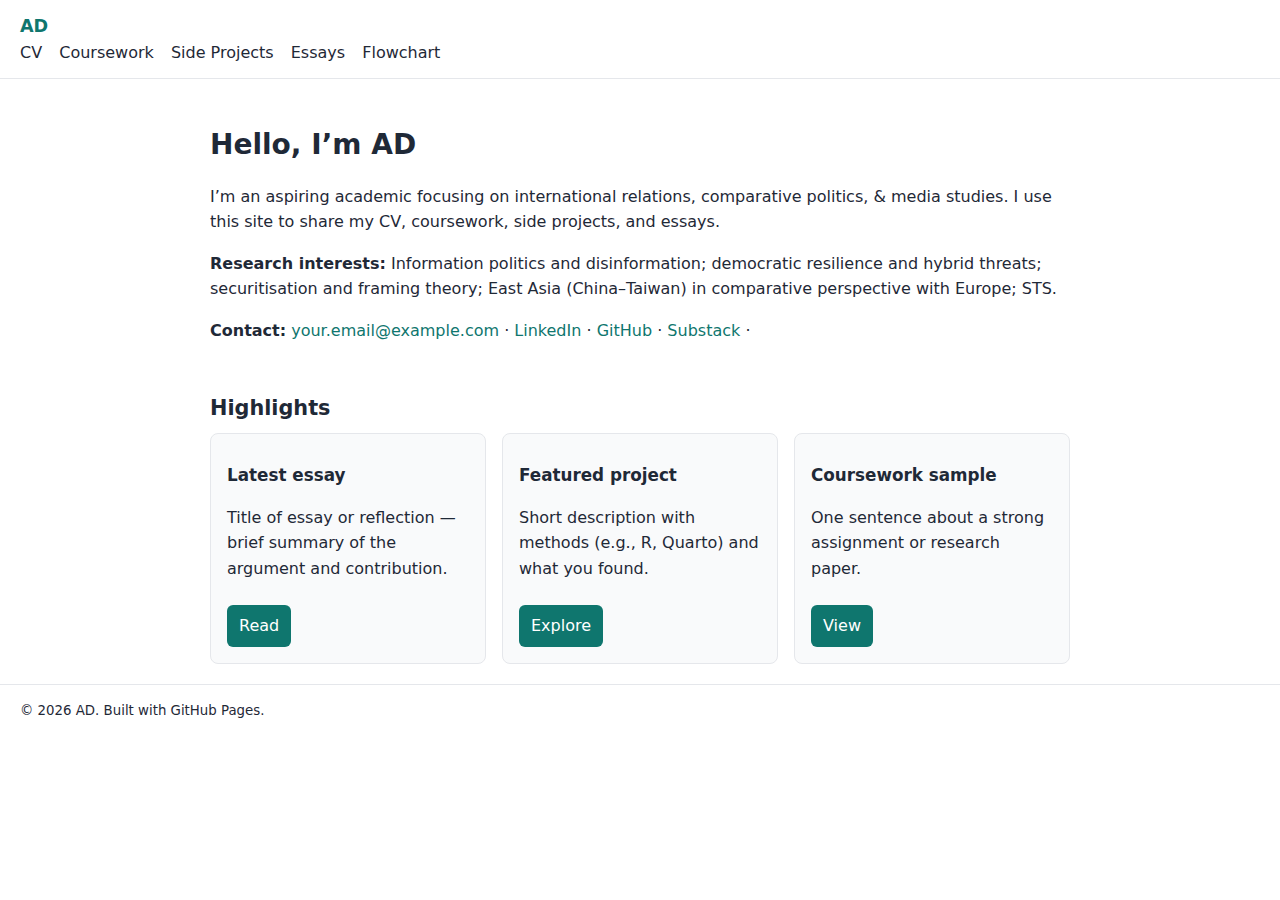
<file: index.html>
<!doctype html>
<html lang="en">
<head>
  <meta charset="utf-8">
  <title>AD — Academic Portfolio</title>
  <meta name="viewport" content="width=device-width, initial-scale=1">
  <meta name="description" content="Academic portfolio, CV, coursework, projects, and essays.">
  <link rel="stylesheet" href="assets/style.css">
</head>
<body>
  <header class="site-header" role="banner">
    <a class="brand" href="index.html">AD</a>
    <nav class="nav">
      <a href="cv.html">CV</a>
      <a href="coursework.html">Coursework</a>
      <a href="projects.html">Side Projects</a>
      <a href="essays.html">Essays</a>
      <a href="flowchart.html">Flowchart</a>
    </nav>
  </header>

  <main class="container">
    <section class="hero">
      <!-- Uncomment when image is available -->
      <!-- <img src="assets/profile.jpg" alt="Profile photo" class="hero-img"> -->
      <div class="hero-text">
        <h1>Hello, I’m AD</h1>
        <p>I’m an aspiring academic focusing on international relations, comparative politics, & media studies. I use this site to share my CV, coursework, side projects, and essays.</p>
        <p><strong>Research interests:</strong> Information politics and disinformation; democratic resilience and hybrid threats; securitisation and framing theory; East Asia (China–Taiwan) in comparative perspective with Europe; STS.</p>
        <p><strong>Contact:</strong> 
          <a href="mailto:your.email@example.com">your.email@example.com</a> · 
          <a href="https://linkedin.com/in/yourprofile">LinkedIn</a> · 
          <a href="https://github.com/ad180-del">GitHub</a> · 
          <a href="https://ad180.substack.com/">Substack</a> · 
        </p>
      </div>
    </section>

    <section class="highlights">
      <h2>Highlights</h2>
      <ul class="cards">
        <li class="card">
          <h3>Latest essay</h3>
          <p>Title of essay or reflection — brief summary of the argument and contribution.</p>
          <a class="btn" href="essays.html">Read</a>
        </li>
        <li class="card">
          <h3>Featured project</h3>
          <p>Short description with methods (e.g., R, Quarto) and what you found.</p>
          <a class="btn" href="projects.html">Explore</a>
        </li>
        <li class="card">
          <h3>Coursework sample</h3>
          <p>One sentence about a strong assignment or research paper.</p>
          <a class="btn" href="coursework.html">View</a>
        </li>
      </ul>
    </section>
  </main>

  <footer class="site-footer" role="contentinfo">
    <small>© <span id="year"></span> AD. Built with GitHub Pages.</small>
  </footer>

  <script>
    document.getElementById('year').textContent = new Date().getFullYear();
  </script>
</body>
</html>
</file>
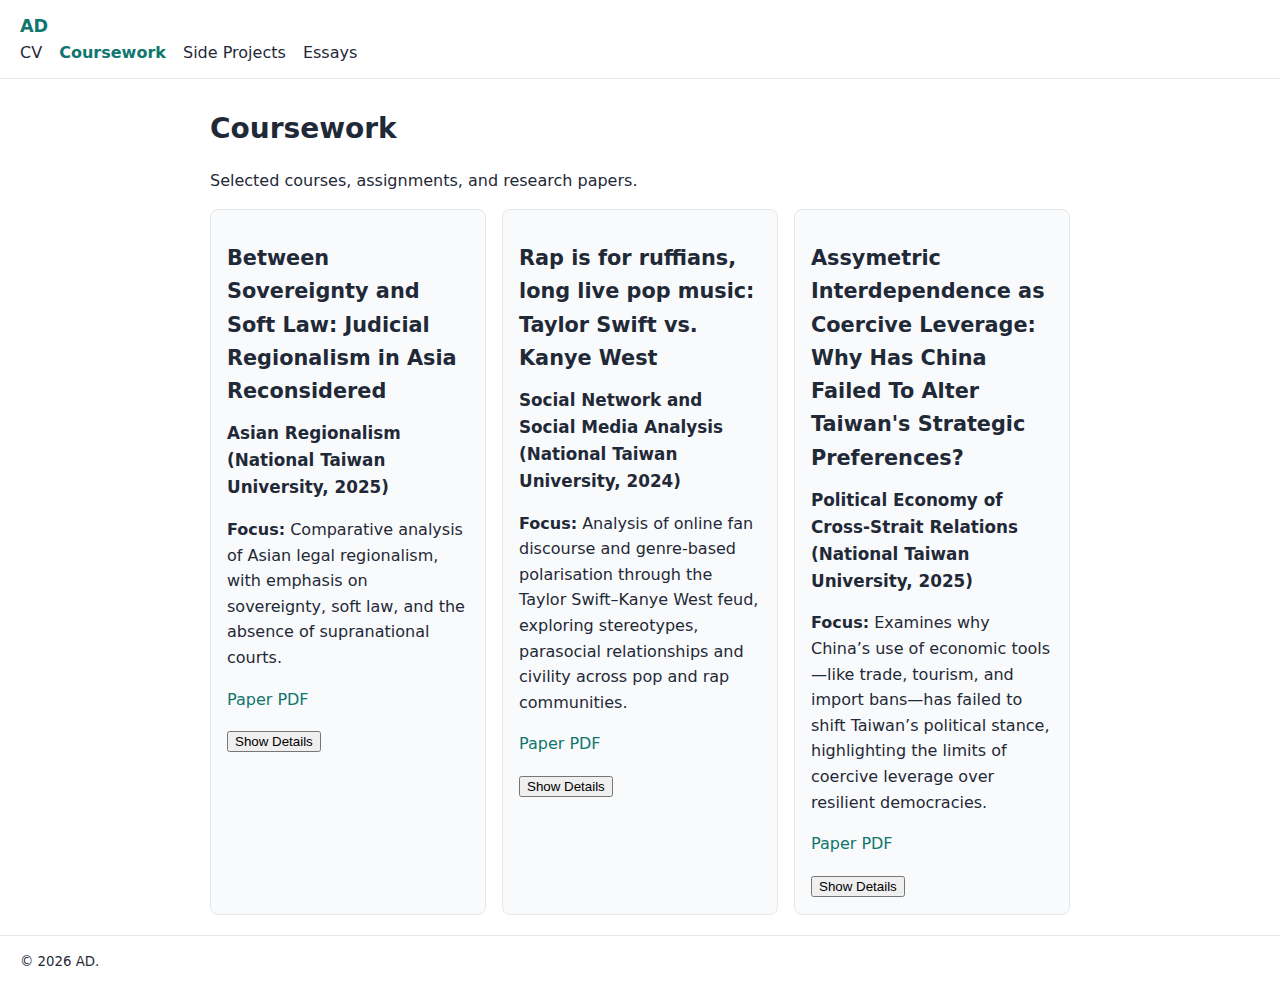
<file: coursework.html>
<!doctype html>
<html lang="en">
<head>
  <meta charset="utf-8">
  <title>Coursework — AD</title>
  <meta name="viewport" content="width=device-width, initial-scale=1">
  <link rel="stylesheet" href="assets/style.css">
</head>
<body>
  <header class="site-header">
    <a class="brand" href="index.html">AD</a>
    <nav class="nav">
      <a href="cv.html">CV</a>
      <a href="coursework.html" aria-current="page">Coursework</a>
      <a href="projects.html">Side Projects</a>
      <a href="essays.html">Essays</a>
    </nav>
  </header>

  <main class="container">
    <h1>Coursework</h1>
    <p>Selected courses, assignments, and research papers.</p>
    <div class="cards">

      <!-- Paper -->
   <article class="card">
  <h2>Between Sovereignty and Soft Law: Judicial Regionalism in Asia Reconsidered</h2>
     <h3>Asian Regionalism (National Taiwan University, 2025)</h3>
  <p>
    <strong>Focus:</strong> Comparative analysis of Asian legal regionalism, with emphasis on sovereignty, soft law, and the absence of supranational courts.
  </p>
  <p>
    <a href="assets/coursework/ASREG - Copy.pdf">Paper PDF</a>
  </p>
  <button class="toggle-details">Show Details</button>
  <div class="card-details" style="display: none;">
    <p>
      <strong>Details:</strong> Case studies include ASEAN, SAARC, and transregional initiatives such as APPIL and ARMO.
    </p>
    <p>
      <strong>Methods:</strong> Literature review of academic sources; conceptual framework drawing on theories of regionalism and transregionalism; comparative case study analysis (ASEAN vs. ECOWAS/MERCOSUR); document analysis of charters, declarations, and arbitration rulings. 
    </p>
  </div>
</article>


      
   <!-- Paper --> 
    <article class="card">
  <h2>Rap is for ruffians, long live pop music: Taylor Swift vs. Kanye West</h2>
  <h3>Social Network and Social Media Analysis (National Taiwan University, 2024)</h3>
  <p>
    <strong>Focus:</strong>
    Analysis of online fan discourse and genre-based polarisation through the Taylor Swift–Kanye West feud, exploring stereotypes, parasocial relationships and civility across pop and rap communities.
  </p>
  <!-- PDF link (shows before expanding; moves to bottom when expanded) -->
  <p class="pdf-link">
    <a href="assets/coursework/SOCNE.pdf">Paper PDF</a>
  </p>
  <button class="toggle-details">Show Details</button>
  <div class="card-details" style="display:none;">
    <p>
      <strong>Methods:</strong> Mixed-methods approach combining sentiment classification via transformer models and ChatGPT API; manual sampling and cleaning of YouTube comments; categorisation of fan discourse into supportive, neutral, and critical classes; word frequency analysis and visualisation; civility and name-calling classification using zero-shot and fine-tuned models; temporal and engagement metrics to assess discourse dynamics.
    </p>
    <p>
      <strong>Deliverable:</strong> Seminar paper examining online fan polarisation, genre-linked toxicity, and the influence of song-specific messaging in music-based social media interactions.
    </p>
  </div>
</article>


 <!-- Paper -->     
   <article class="card">
  <h2>Assymetric Interdependence as Coercive Leverage: Why Has China Failed To Alter Taiwan's Strategic Preferences?</h2>
  <h3>Political Economy of Cross-Strait Relations (National Taiwan University, 2025)</h3>
  <p>
    <strong>Focus:</strong> Examines why China’s use of economic tools—like trade, tourism, and import bans—has failed to shift Taiwan’s political stance, highlighting the limits of coercive leverage over resilient democracies.
  </p>
  <!-- PDF link (shows before expanding; moves to bottom when expanded) -->
  <p class="pdf-link">
    <a href="assets/coursework/CSR.pdf">Paper PDF</a>
  </p>
  <button class="toggle-details">Show Details</button>
  <div class="card-details" style="display: none;">
    <p>
      <strong>Methods:</strong> The research uses a literature review on economic statecraft, applies theories of interdependence and coercion, and conducts case studies of recent Chinese actions (e.g., tourism suspension, pineapple ban, ECFA threats). It also compares Taiwan’s response to China with those of South Korea and Australia, examining the political and economic outcomes through document and data analysis.
    </p>
    <p>
      <strong>Deliverable:</strong> Seminar paper critically assessing why China’s economic coercion strategy has not succeeded with Taiwan, highlighting the roles of domestic identity, political institutions, alternative partnerships, and the diminishing effectiveness of economic leverage in rivalrous, democratic contexts.
    </p>
      </div>
</article>

    
</main>


  </main>

  <footer class="site-footer">
    <small>© <span id="year"></span> AD.</small>
  </footer>

  <script>document.getElementById('year').textContent = new Date().getFullYear();</script>
<script>
document.querySelectorAll('.toggle-details').forEach(function(btn) {
  btn.addEventListener('click', function() {
    var card = btn.closest('.card');
    var details = card.querySelector('.card-details');
    var moreFocus = card.querySelector('.more-focus');
    var pdfBefore = card.querySelector('a[href*="Paper PDF"]');
    var pdfExpanded = card.querySelector('.expanded-pdf-link');

    if (details.style.display === "none") {
      details.style.display = "block";
      btn.textContent = "Hide Details";
      if (moreFocus) moreFocus.style.display = "inline";
      if (pdfBefore) pdfBefore.parentElement.style.display = "none";
      if (pdfExpanded) pdfExpanded.style.display = "block";
    } else {
      details.style.display = "none";
      btn.textContent = "Show Details";
      if (moreFocus) moreFocus.style.display = "none";
      if (pdfBefore) pdfBefore.parentElement.style.display = "block";
      if (pdfExpanded) pdfExpanded.style.display = "none";
    }
  });
});
</script>

</body>
</html>
</file>
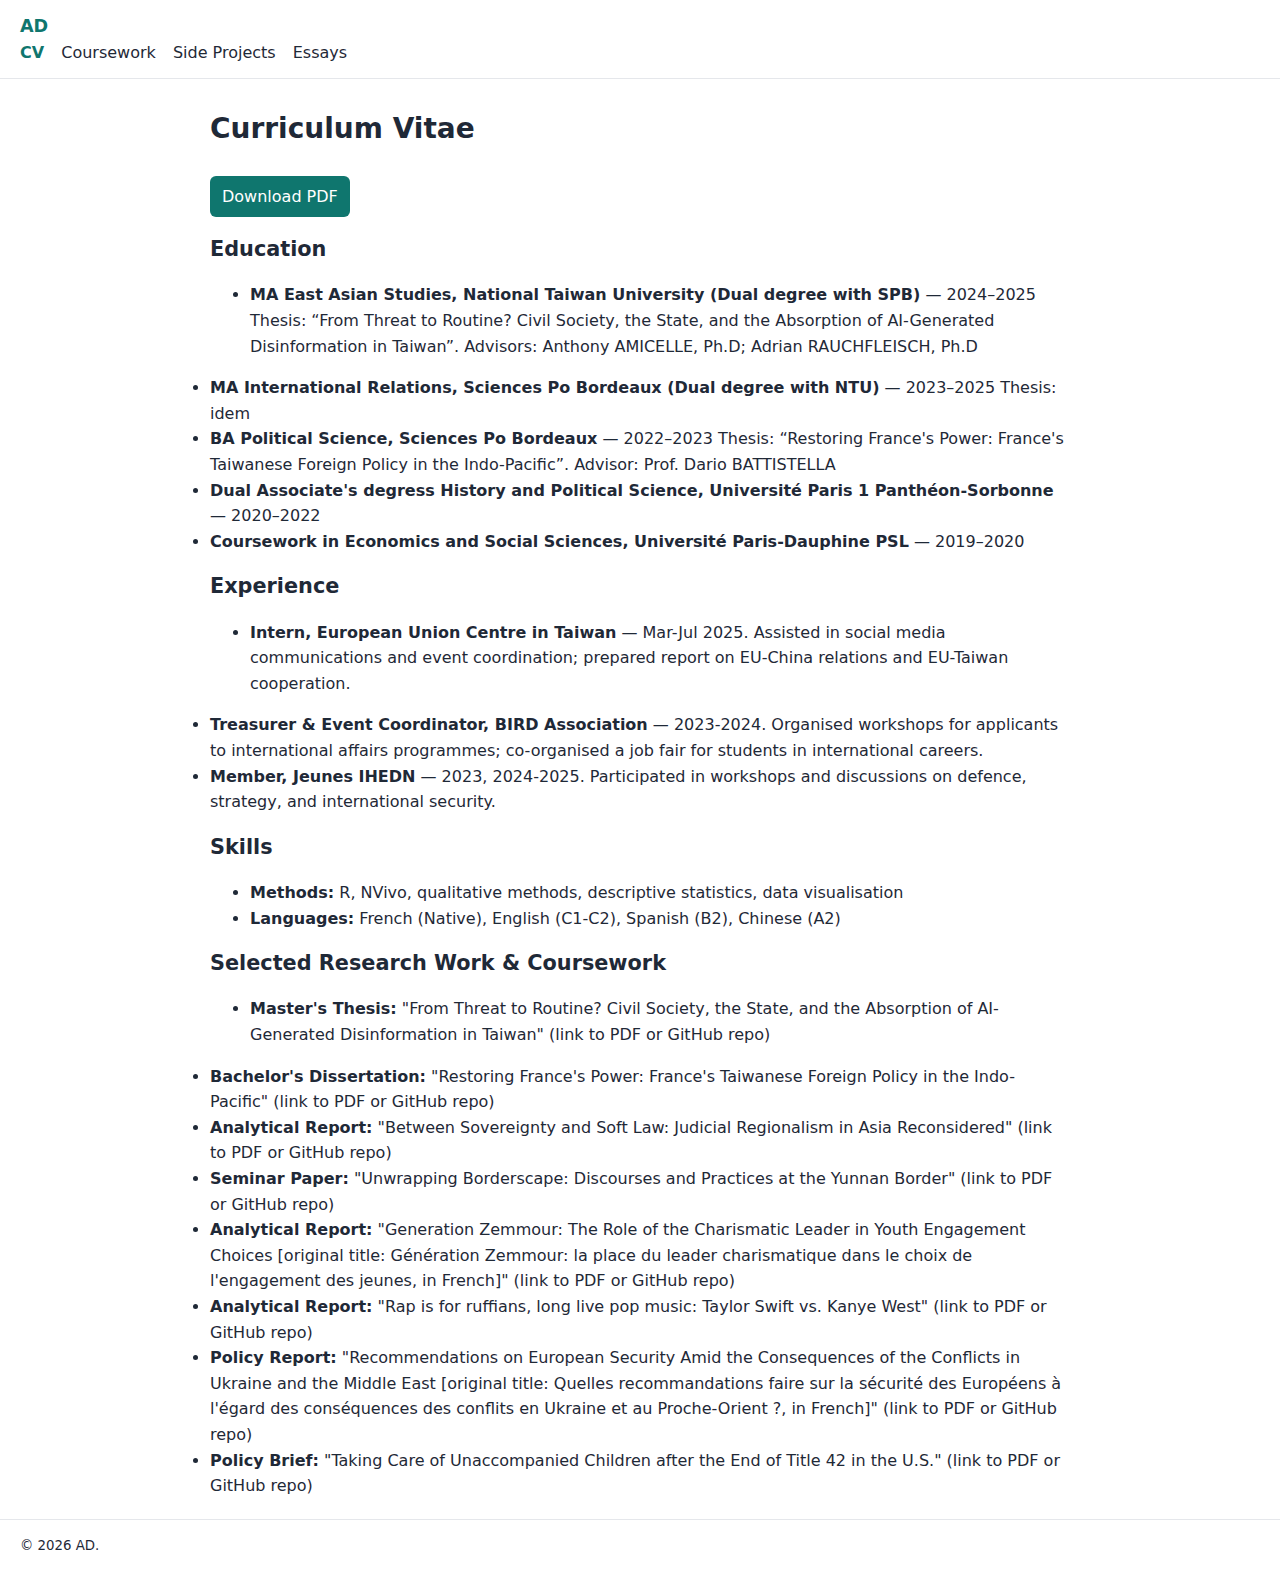
<file: cv.html>
<!doctype html>
<html lang="en">
<head>
  <meta charset="utf-8">
  <title>CV — AD</title>
  <meta name="viewport" content="width=device-width, initial-scale=1">
  <link rel="stylesheet" href="assets/style.css">
</head>
<body>
  <header class="site-header">
    <a class="brand" href="index.html">AD</a>
    <nav class="nav">
      <a href="cv.html" aria-current="page">CV</a>
      <a href="coursework.html">Coursework</a>
      <a href="projects.html">Side Projects</a>
      <a href="essays.html">Essays</a>
    </nav>
  </header>

  <main class="container">
    <h1>Curriculum Vitae</h1>

    <p><a class="btn" href="assets/academic-cv-example-careers.pdf">Download PDF</a></p>

    <h2>Education</h2>
    <ul>
      <li><strong>MA East Asian Studies, National Taiwan University (Dual degree with SPB)</strong> — 2024–2025 Thesis: “From Threat to Routine? Civil Society, the State, and the Absorption of AI-Generated Disinformation in Taiwan”. Advisors: Anthony AMICELLE, Ph.D; Adrian RAUCHFLEISCH, Ph.D</li>
    </ul>
      <li><strong>MA International Relations, Sciences Po Bordeaux (Dual degree with NTU)</strong> — 2023–2025 Thesis: idem
   </ul>
      <li><strong>BA Political Science, Sciences Po Bordeaux</strong> — 2022–2023 Thesis: “Restoring France's Power: France's Taiwanese Foreign Policy in the Indo-Pacific”. Advisor: Prof. Dario BATTISTELLA</li>
    </ul>
      <li><strong>Dual Associate's degress History and Political Science, Université Paris 1 Panthéon-Sorbonne</strong> — 2020–2022</li>
    </ul>
      <li><strong>Coursework in Economics and Social Sciences, Université Paris-Dauphine PSL</strong> — 2019–2020</li>
    </ul> 
    
    <h2>Experience</h2>
    <ul>
      <li><strong>Intern, European Union Centre in Taiwan</strong> — Mar-Jul 2025. Assisted in social media communications and event coordination; prepared report on EU-China relations and EU-Taiwan cooperation.</li>
    </ul>
      <li><strong>Treasurer & Event Coordinator, BIRD Association</strong> — 2023-2024. Organised workshops for applicants to international affairs programmes; co-organised a job fair for students in international careers.</li>
    </ul>
     <li><strong>Member, Jeunes IHEDN</strong> — 2023, 2024-2025. Participated in workshops and discussions on defence, strategy, and international security.</li>
    </ul>

    
    <h2>Skills</h2>
    <ul>
      <li><strong>Methods:</strong> R, NVivo, qualitative methods, descriptive statistics, data visualisation</li>
      <li><strong>Languages:</strong> French (Native), English (C1-C2), Spanish (B2), Chinese (A2)</li>
    </ul>

    <h2>Selected Research Work & Coursework</h2>
    <ul>
      <li><strong>Master's Thesis:</strong> "From Threat to Routine? Civil Society, the State, and the Absorption of AI-Generated Disinformation in Taiwan" (link to PDF or GitHub repo)</li>
    </ul>
     <li><strong>Bachelor's Dissertation:</strong> "Restoring France's Power: France's Taiwanese Foreign Policy in the Indo-Pacific" (link to PDF or GitHub repo)</li>
    </ul>
     <li><strong>Analytical Report:</strong> "Between Sovereignty and Soft Law: Judicial Regionalism in Asia Reconsidered" (link to PDF or GitHub repo)</li>
    </ul>
     <li><strong>Seminar Paper:</strong> "Unwrapping Borderscape: Discourses and Practices at the Yunnan Border" (link to PDF or GitHub repo)</li>
    </ul>
    <li><strong>Analytical Report:</strong> "Generation Zemmour: The Role of the Charismatic Leader in Youth Engagement Choices [original title: Génération Zemmour: la place du leader charismatique dans le choix de l'engagement des jeunes, in French]" (link to PDF or GitHub repo)</li>
    </ul>
     <li><strong>Analytical Report:</strong> "Rap is for ruffians, long live pop music: Taylor Swift vs. Kanye West" (link to PDF or GitHub repo)</li>
    </ul>
     <li><strong>Policy Report:</strong> "Recommendations on European Security Amid the Consequences of the Conflicts in Ukraine and the Middle East [original title: Quelles recommandations faire sur la sécurité des Européens à l'égard des conséquences des conflits en Ukraine et au Proche-Orient ?, in French]" (link to PDF or GitHub repo)</li>
    </ul>
     <li><strong>Policy Brief:</strong> "Taking Care of Unaccompanied Children after the End of Title 42 in the U.S." (link to PDF or GitHub repo)</li>
    </ul>
  </main>

  <footer class="site-footer">
    <small>© <span id="year"></span> AD.</small>
  </footer>

  <script>document.getElementById('year').textContent = new Date().getFullYear();</script>
</body>
</html>
</file>
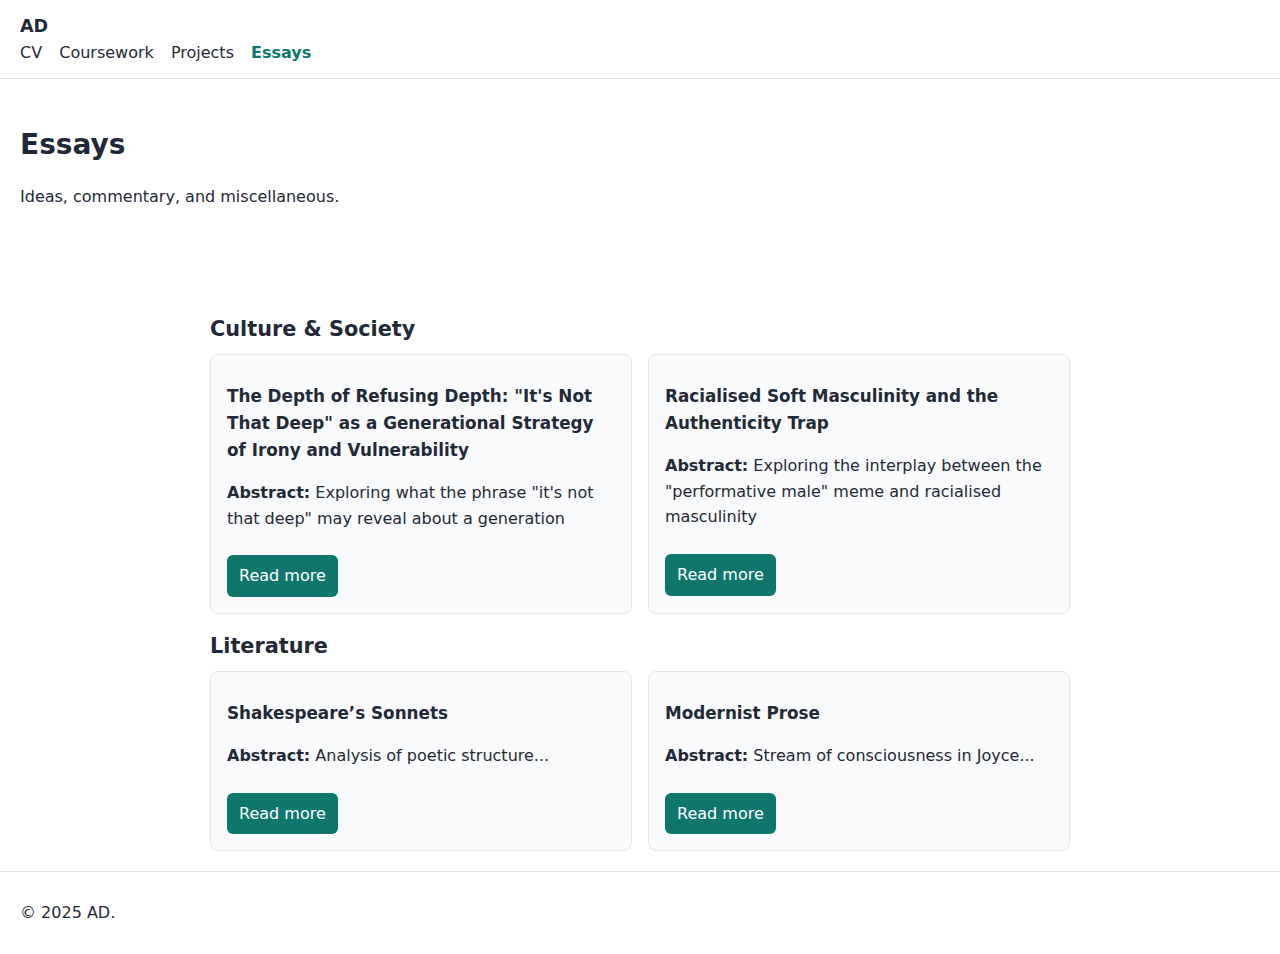
<file: essays.html>
<!DOCTYPE html>
<html lang="en">
<head>
  <meta charset="UTF-8">
  <meta name="viewport" content="width=device-width, initial-scale=1.0">
  <title>Essays</title>
  <link rel="stylesheet" href="assets/style.css">
</head>
<body>

  <!-- Site Header -->
  <header class="site-header">
    <span class="brand">AD</span>
    <nav class="nav">
      <a href="cv.html">CV</a>
      <a href="coursework.html">Coursework</a>
      <a href="projects.html">Projects</a>
      <a href="essays.html" aria-current="page">Essays</a>
    </nav>
  </header>

  <!-- Hero Section -->
  <section class="hero container">
    <div class="hero-text">
      <h1>Essays</h1>
      <p>Ideas, commentary, and miscellaneous.</p>
    </div>
  </section>

  <!-- Main Content -->
  <main class="container">

    <!-- Culture & Society -->
    <section class="collection">
      <h2>Culture & Society</h2>
      <ul class="cards">
        <li class="card">
          <h3>The Depth of Refusing Depth: "It's Not That Deep" as a Generational Strategy of Irony and Vulnerability</h3>
          <p><strong>Abstract:</strong> Exploring what the phrase "it's not that deep" may reveal about a generation</p>
          <a href="assets/essays/it's not that deep.pdf" class="btn">Read more</a>
        </li>
        <li class="card">
          <h3>Racialised Soft Masculinity and the Authenticity Trap</h3>
          <p><strong>Abstract:</strong> Exploring the interplay between the "performative male" meme and racialised masculinity</p>
          <a href="assets/essays/performative male.pdf" class="btn">Read more</a>
        </li>
      </ul>
    </section>

    <!-- Literature Collection -->
    <section class="collection">
      <h2>Literature</h2>
      <ul class="cards">
        <li class="card">
          <h3>Shakespeare’s Sonnets</h3>
          <p><strong>Abstract:</strong> Analysis of poetic structure...</p>
          <a href="assets/essays/shakespeare.pdf" class="btn">Read more</a>
        </li>
        <li class="card">
          <h3>Modernist Prose</h3>
          <p><strong>Abstract:</strong> Stream of consciousness in Joyce...</p>
          <a href="assets/essays/modernism.html" class="btn">Read more</a>
        </li>
      </ul>
    </section>

  </main>

  <!-- Site Footer -->
  <footer class="site-footer">
    <p>&copy; 2025 AD.</p>
  </footer>

</body>
</html>
</file>
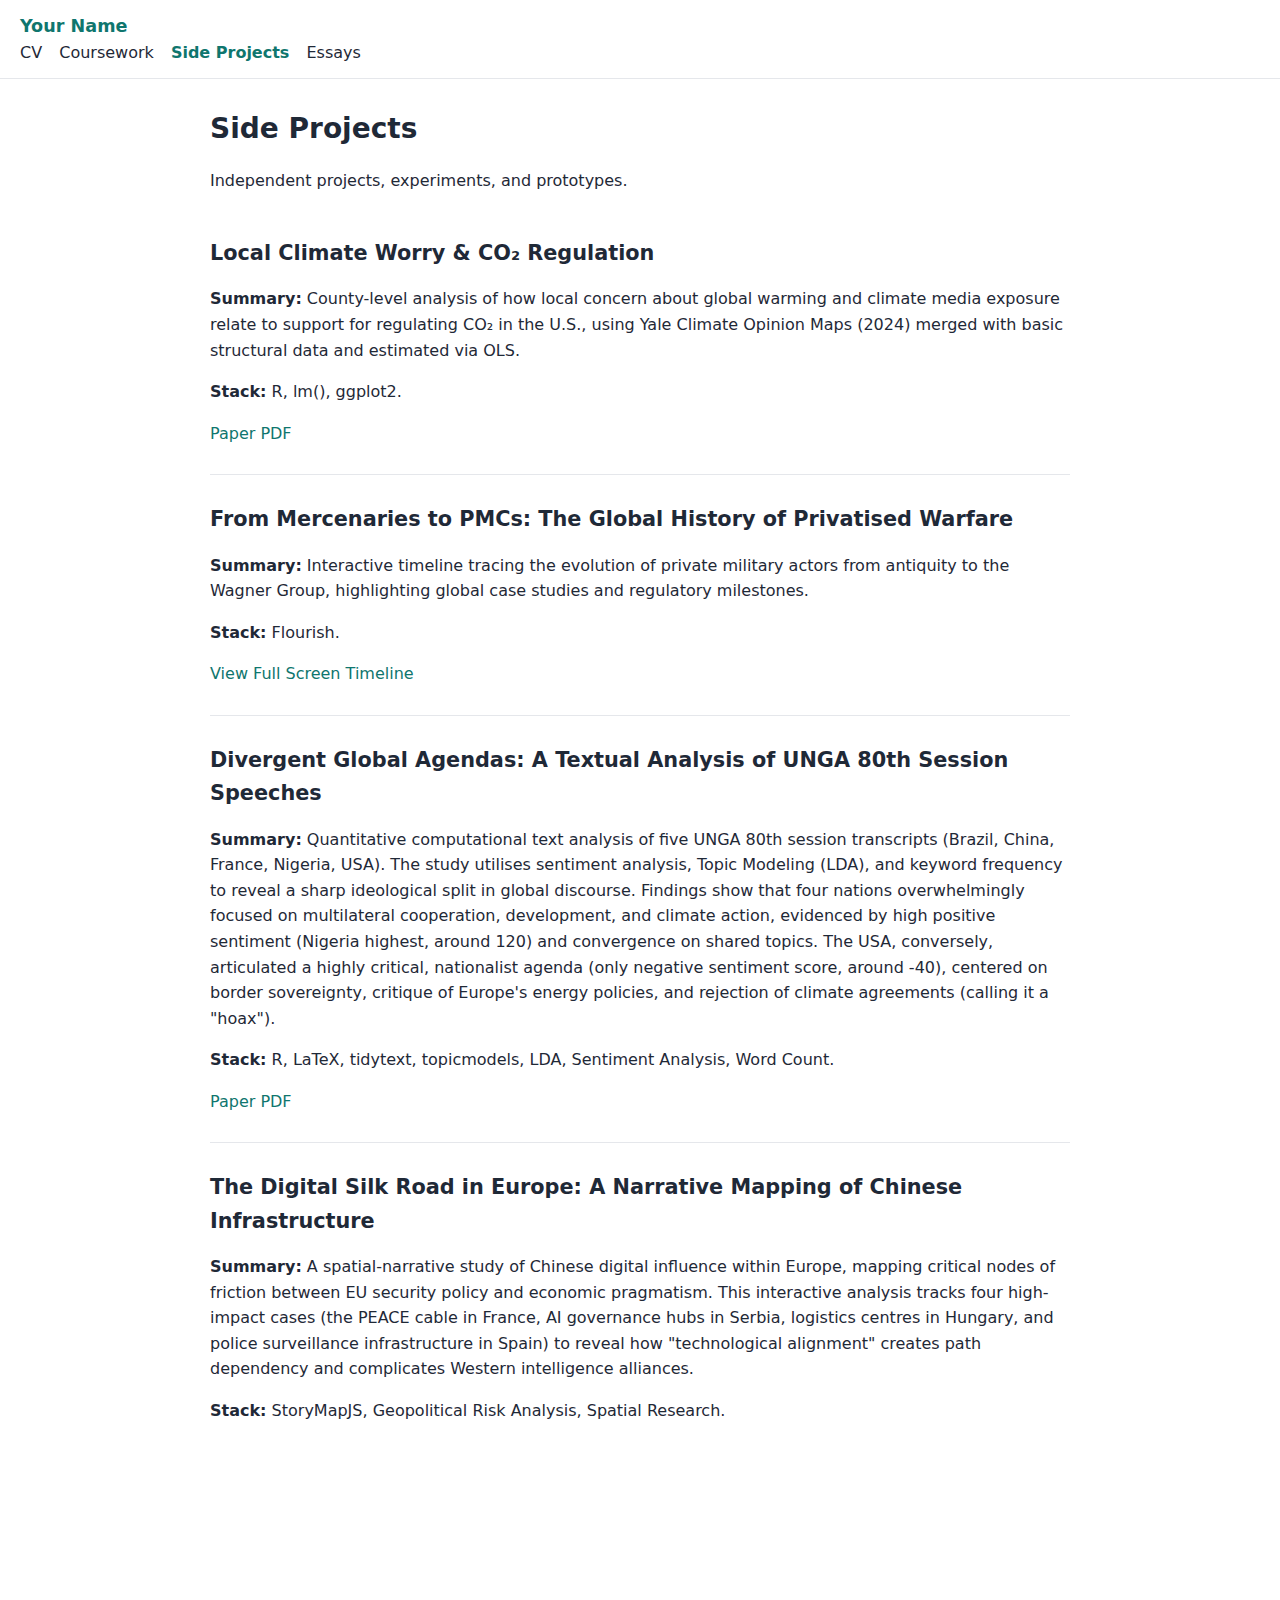
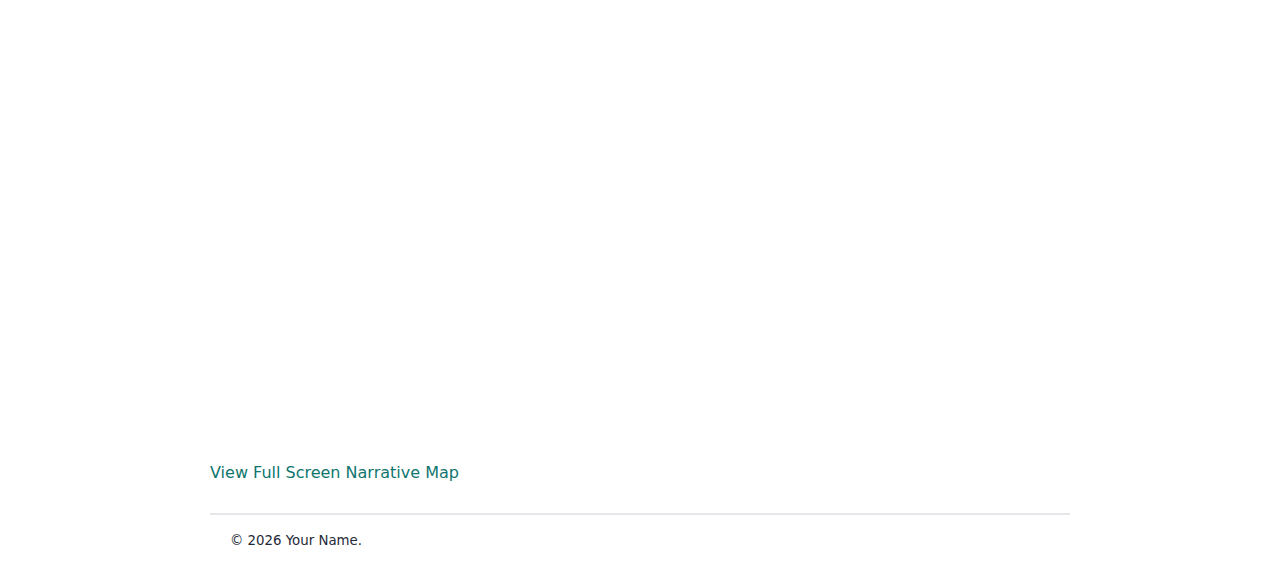
<file: projects.html>
<!doctype html>
<html lang="en">
<head>
  <meta charset="utf-8">
  <title>Side Projects — Your Name</title>
  <meta name="viewport" content="width=device-width, initial-scale=1">
  <link rel="stylesheet" href="assets/style.css">
</head>
<body>
  <header class="site-header">
    <a class="brand" href="index.html">Your Name</a>
    <nav class="nav">
      <a href="cv.html">CV</a>
      <a href="coursework.html">Coursework</a>
      <a href="projects.html" aria-current="page">Side Projects</a>
      <a href="essays.html">Essays</a>
    </nav>
  </header>

  <main class="container">
    <h1>Side Projects</h1>
    <p>Independent projects, experiments, and prototypes.</p>

    <article class="entry">
  <h2>Local Climate Worry & CO₂ Regulation</h2>
  <p><strong>Summary:</strong> County-level analysis of how local concern about global warming and climate media exposure relate to support for regulating CO₂ in the U.S., using Yale Climate Opinion Maps (2024) merged with basic structural data and estimated via OLS.</p>
  <p><strong>Stack:</strong> R, lm(), ggplot2.</p>
  <p>
       <a href="assets/projects/document.pdf">Paper PDF</a>
  </p>
</article>


    <article class="entry">
  <h2>From Mercenaries to PMCs: The Global History of Privatised Warfare</h2>
  <p><strong>Summary:</strong> Interactive timeline tracing the evolution of private military actors from antiquity to the Wagner Group, highlighting global case studies and regulatory milestones.</p>
  <p><strong>Stack:</strong> Flourish.</p>
  <div class="flourish-embed flourish-timeline" data-src="visualisation/26824903">
    <script src="https://public.flourish.studio/resources/embed.js"></script>
    <noscript>
      <img src="https://public.flourish.studio/visualisation/26824903/thumbnail" width="100%" alt="timeline visualization" />
    </noscript>
  </div>
      <p>
    <a href="https://public.flourish.studio/visualisation/26824903/thumbnail" target="_blank">View Full Screen Timeline</a>
  </p>
</article>

<article class="entry">
  <h2>Divergent Global Agendas: A Textual Analysis of UNGA 80th Session Speeches</h2>
  <p><strong>Summary:</strong> Quantitative computational text analysis of five UNGA 80th session transcripts (Brazil, China, France, Nigeria, USA). The study utilises sentiment analysis, Topic Modeling (LDA), and keyword frequency to reveal a sharp ideological split in global discourse. Findings show that four nations overwhelmingly focused on multilateral cooperation, development, and climate action, evidenced by high positive sentiment (Nigeria highest, around 120) and convergence on shared topics. The USA, conversely, articulated a highly critical, nationalist agenda (only negative sentiment score, around -40), centered on border sovereignty, critique of Europe's energy policies, and rejection of climate agreements (calling it a "hoax").</p>
  <p><strong>Stack:</strong> R, LaTeX, tidytext, topicmodels, LDA, Sentiment Analysis, Word Count.</p>
  <p>
       <a href="assets/projects/UNGA_80th_session.pdf">Paper PDF</a>
  </p>
</article>

<article class="entry">
  <h2>The Digital Silk Road in Europe: A Narrative Mapping of Chinese Infrastructure</h2>
  <p><strong>Summary:</strong> A spatial-narrative study of Chinese digital influence within Europe, mapping critical nodes of friction between EU security policy and economic pragmatism. This interactive analysis tracks four high-impact cases (the PEACE cable in France, AI governance hubs in Serbia, logistics centres in Hungary, and police surveillance infrastructure in Spain) to reveal how "technological alignment" creates path dependency and complicates Western intelligence alliances.</p>
  <p><strong>Stack:</strong> StoryMapJS, Geopolitical Risk Analysis, Spatial Research.</p>
  
  <div style="width: 100%; height: 600px; margin-bottom: 20px;">
      <iframe src="https://uploads.knightlab.com/storymapjs/cace7b9c0305c16763a50f393d16cced/digital-silk-road-in-europe/index.html" 
              frameborder="0" width="100%" height="100%"></iframe>
  </div>
  
  <p>
    <a href="https://uploads.knightlab.com/storymapjs/cace7b9c0305c16763a50f393d16cced/digital-silk-road-in-europe/index.html" target="_blank">View Full Screen Narrative Map</a>
  </p>
</article>



    
  <footer class="site-footer">
    <small>© <span id="year"></span> Your Name.</small>
  </footer>

  <script>document.getElementById('year').textContent = new Date().getFullYear();</script>
</body>
</html>
</file>
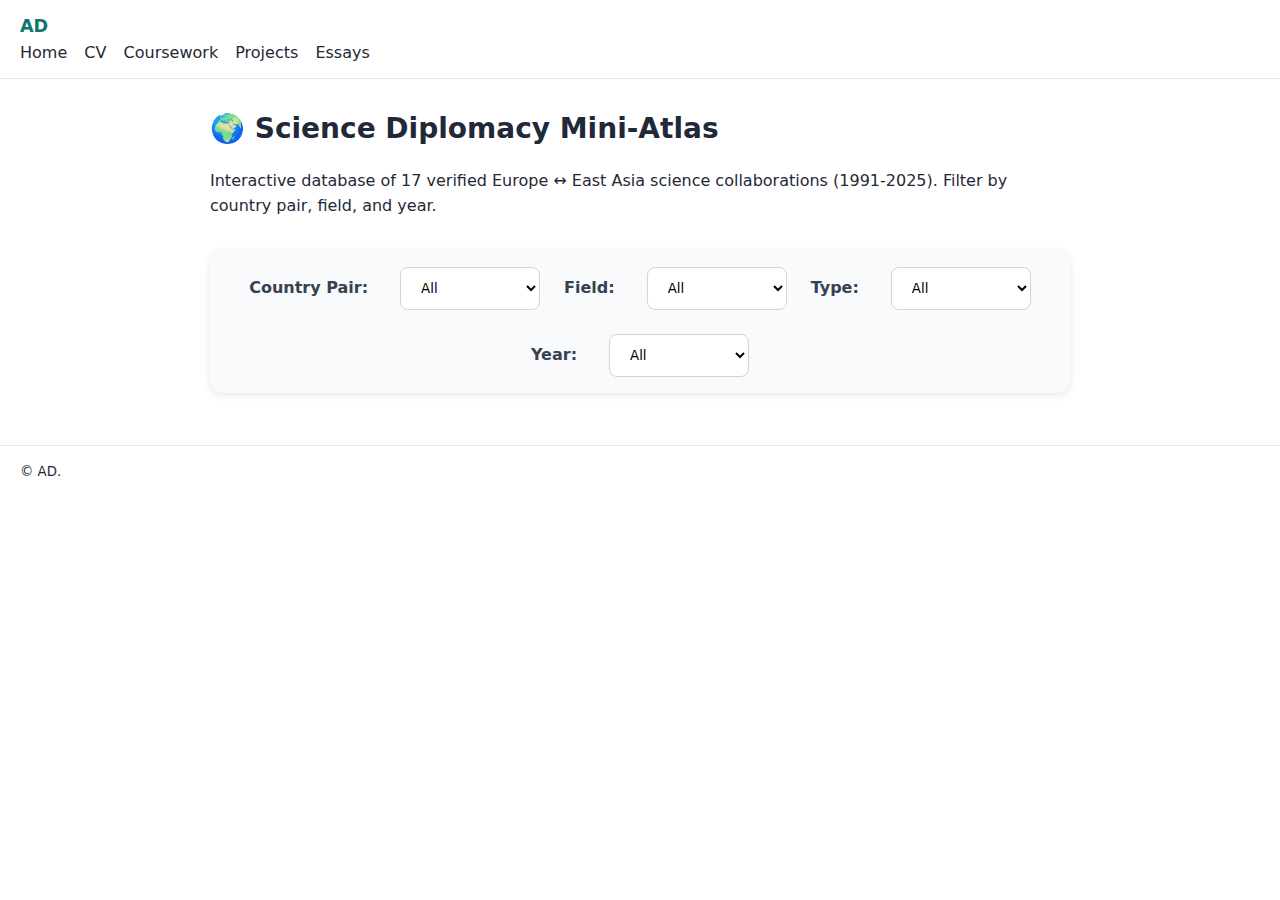
<file: science-diplomacy-atlas.html>
<!doctype html>
<html lang="en">
<head>
  <meta charset="utf-8">
  <title>Science Diplomacy Mini-Atlas — AD</title>
  <meta name="viewport" content="width=device-width, initial-scale=1">
  <link href="https://fonts.googleapis.com/css2?family=Inter:wght@400;500;600&display=swap" rel="stylesheet">
  <link rel="stylesheet" href="assets/style.css">
</head>
<body>
  
  <header class="site-header">
    <a class="brand" href="index.html">AD</a>
    <nav class="nav">
      <a href="index.html">Home</a>
      <a href="cv.html">CV</a>
      <a href="coursework.html">Coursework</a>
      <a href="projects.html">Projects</a>
      <a href="essays.html">Essays</a>
    </nav>
  </header>

  <main class="container">
    <!-- PAGE HEADER - Matches your portfolio style -->
    <header class="page-header">
      <h1>🌍 Science Diplomacy Mini-Atlas</h1>
      <p>Interactive database of 17 verified Europe ↔ East Asia science collaborations (1991-2025). Filter by country pair, field, and year.</p>
    </header>

    <!-- ATLAS FILTERS -->
<div class="atlas-filters">
  <label>Country Pair:</label>
  <select id="countryFilter"><option value="">All</option></select>

  <label>Field:</label>
  <select id="fieldFilter"><option value="">All</option></select>

  <label>Type:</label>
  <select id="typeFilter">
    <option value="">All</option>
  </select>

  <label>Year:</label>
  <select id="yearFilter"><option value="">All</option></select>
</div>

    
    <!-- ATLAS RESULTS -->
    <div id="results" class="atlas-results">
      <!-- Cards will appear here -->
    </div>
  </main>

  <!-- YOUR EXISTING FOOTER -->
  <footer class="site-footer">
    <small>© <span id="year"></span> AD.</small>
  </footer>

  <!-- COMPLETE ATLAS JAVASCRIPT -->
  <script>
    // DATASET - Verified Europe ↔ East Asia collaborations
const diplomacyData = [
  {
    country_pair: "EU–Japan",
    field: "Space",
    type: "Joint Mission",
    title: "BepiColombo",
    year: 2018,
    note: "Joint ESA-JAXA mission to Mercury; comprising two orbiters (MPO & Mio) launched together.",
    source: "https://www.esa.int/Science_Exploration/Space_Science/BepiColombo"
  },
  {
    country_pair: "EU–Japan",
    field: "Climate",
    type: "Policy",
    title: "EU–Japan Green Alliance",
    year: 2021,
    note: "The first-ever 'Green Alliance' for the EU, focusing on hydrogen, off-shore wind, and green tech standards.",
    source: "https://ec.europa.eu/commission/presscorner/detail/en/IP_21_2685"
  },
  {
    country_pair: "Germany–China",
    field: "General Science",
    type: "Funding Body",
    title: "Sino-German Center (SGC)",
    year: 2000,
    note: "Joint venture by DFG and NSFC based in Beijing to fund bilateral workshops and study groups.",
    source: "https://www.dfg.de/en/research_funding/international_cooperation/international_cooperation/china/sgc/index.html"
  },
  {
    country_pair: "EU–South Korea",
    field: "Innovation",
    type: "Agreement",
    title: "Horizon Europe Association",
    year: 2025,
    note: "South Korea officially joined Horizon Europe (Pillar II) as an associated country, enabling equal funding access.",
    source: "https://research-and-innovation.ec.europa.eu/news/all-research-and-innovation-news/republic-korea-join-horizon-europe-2024-03-25_en"
  },
  {
    country_pair: "EU–China",
    field: "Earth Science",
    type: "Research Network",
    title: "Dragon Programme",
    year: 2004,
    note: "Longest running ESA-NRSCC cooperation using satellite data for climate, agriculture, and disaster monitoring.",
    source: "https://dragon5.esa.int/"
  },
  {
    country_pair: "Germany–South Korea",
    field: "Tech / Energy",
    type: "Infrastructure",
    title: "Fraunhofer–KIAT Coordination Hub",
    year: 2024,
    note: "A platform connecting German institutes with Korean industry for R&D in semiconductors and batteries.",
    source: "https://www.fraunhofer.de/en/press/research-news/2024/april-2024/fraunhofer-to-expand-its-collaboration-with-south-korea.html"
  },
  {
    country_pair: "EU–East Asia",
    field: "Energy",
    type: "Infrastructure",
    title: "ITER",
    year: 2006,
    note: "The massive fusion reactor hosted in France. China, Japan, and Korea are key 'Domestic Agencies' supplying components.",
    source: "https://www.iter.org/proj/inafewlines"
  },
  {
    country_pair: "EU–Japan",
    field: "General Science",
    type: "Funding",
    title: "EIG CONCERT-Japan",
    year: 2014,
    note: "An 'Interest Group' of European agencies and JST (Japan) that pools money for joint research calls.",
    source: "http://concert-japan.eu/"
  },
  {
    country_pair: "EU–Japan",
    field: "Climate",
    type: "Joint Mission",
    title: "EarthCARE",
    year: 2024,
    note: "'White Dragon' satellite mission (ESA/JAXA) to study clouds and aerosols; launched in May 2024.",
    source: "https://www.esa.int/Applications/Observing_the_Earth/Future_EO/EarthCARE"
  },
  {
    country_pair: "Germany–South Korea",
    field: "Digital / AI",
    type: "Policy",
    title: "Germany–Korea Digital Dialogue",
    year: 2022,
    note: "High-level government channel to align standards on 6G, AI regulation, and data flows.",
    source: "https://www.bmwk.de/Redaktion/EN/Pressemitteilungen/2022/09/20220905-first-german-korean-digital-dialogue.html"
  },
  {
    country_pair: "France–South Korea",
    field: "Health",
    type: "Joint Institute",
    title: "Institut Pasteur Korea",
    year: 2004,
    note: "An independent institute in Pangyo, Gyeonggi-do, focusing on infectious diseases and discovery biology.",
    source: "https://www.ip-korea.org/"
  },
  {
    country_pair: "France–China",
    field: "Physics / Math",
    type: "Exchange",
    title: "CSC–IP Paris Program",
    year: 2021,
    note: "Scholarship agreement for Chinese PhD students to study at Institut Polytechnique de Paris.",
    source: "https://www.ip-paris.fr/en/education/international/cooperation-china"
  },
  {
    country_pair: "EU–China",
    field: "Agriculture",
    type: "Funding",
    title: "EU–China Co-funding Mechanism",
    year: 2021,
    note: "Mechanism where China's MOST matches funding for Chinese partners in Horizon Europe 'Food & Bioeconomy' calls.",
    source: "https://research-and-innovation.ec.europa.eu/strategy/strategy-research-and-innovation/europe-world/international-cooperation/bilateral-cooperation-science-and-technology-agreements-non-eu-countries/china_en"
  },
  {
    country_pair: "Germany–South Korea",
    field: "Energy",
    type: "Joint Lab / Project",
    title: "H2Safe Collaboration",
    year: 2025,
    note: "Collaboration between BAM (Germany) and KICT (Korea) on safety standards for hydrogen infrastructure.",
    source: "https://www.bam.de/Content/EN/Press-Releases/2025/Energy/2025-08-28-hydrogen-bam-kict-german-korean-partnership.html"
  },
  {
    country_pair: "France–China",
    field: "Social Science",
    type: "Institute",
    title: "CEFC",
    year: 1991,
    note: "The French Centre for Research on Contemporary China (Hong Kong/Taipei) studying political/social trends.",
    source: "https://www.cefc.com.hk/about-us/"
  },
  {
    country_pair: "France–Japan",
    field: "Robotics",
    type: "Joint Lab",
    title: "CNRS–AIST JRL",
    year: 2004,
    note: "The Joint Robotics Laboratory in Tsukuba, famous for humanoid robotics research.",
    source: "https://unit.aist.go.jp/jrl-22022/index_en.html"
  },
  {
    country_pair: "EU–Japan",
    field: "Innovation",
    type: "Agreement",
    title: "Horizon Europe Association",
    year: 2025,
    note: "Japan concluded negotiations to associate with Horizon Europe; transitional arrangements start 2026.",
    source: "https://ec.europa.eu/commission/presscorner/detail/en/IP_24_6755"
  }
];

// FIXED FUNCTIONS 
function updateFilters() {
  const countryFilter = document.getElementById('countryFilter');
  const fieldFilter = document.getElementById('fieldFilter');
  const yearFilter = document.getElementById('yearFilter');
  const yearFilter = document.getElementById('yearFilter');

  const countries = [...new Set(diplomacyData.map(d => d.country_pair))].sort();
  const fields = [...new Set(diplomacyData.map(d => d.field))].sort();
  const years = [...new Set(diplomacyData.map(d => d.year))].sort((a,b)=>b-a);
  const years = [...new Set(diplomacyData.map(d => d.year))].sort((a,b)=>b-a);

  
  countryFilter.innerHTML = '<option value="">All</option>' + 
    countries.map(c => `<option value="${c}">${c}</option>`).join('');
    
  fieldFilter.innerHTML = '<option value="">All</option>' + 
    fields.map(f => `<option value="${f}">${f}</option>`).join('');
    
  yearFilter.innerHTML = '<option value="">All</option>' + 
    years.map(y => `<option value="${y}">${y}</option>`).join('');

  typeFilter.innerHTML = '<option value="">All</option>' + 
    types.map(t => `<option value="${t}">${t}</option>`).join(''); 
}

function filterData() {
  const countryFilter = document.getElementById('countryFilter').value;
  const fieldFilter = document.getElementById('fieldFilter').value;
  const typeFilter = document.getElementById('typeFilter').value;  // NEW
  const yearFilter = document.getElementById('yearFilter').value;
  
  
  const filtered = diplomacyData.filter(item => {
    return (!countryFilter || item.country_pair === countryFilter) &&
           (!fieldFilter || item.field === fieldFilter) &&
           (!typeFilter || item.type === typeFilter)    
           (!yearFilter || item.year == yearFilter);
  });
  
  displayResults(filtered);
}

function displayResults(data) {
  const resultsDiv = document.getElementById('results');
  
  if (data.length === 0) {
    resultsDiv.innerHTML = '<div class="atlas-card"><p>No collaborations match these filters. Try different options!</p></div>';
    return;
  }
  
  resultsDiv.innerHTML = data.map(item => `
    <div class="atlas-card">
      <h3>${item.title}</h3>
      <div class="atlas-meta">
        <span class="field">${item.field}</span>
        <span class="type">${item.type}</span>
        <span class="year">${item.year}</span>
        <span class="country">${item.country_pair}</span>
      </div>
      <p class="atlas-note">${item.note}</p>
      <p class="atlas-source">
        <a href="${item.source}" target="_blank">Source ↗</a>
      </p>
    </div>
  `).join('');
}
  
// INITIALIZE - 
updateFilters();
document.getElementById('countryFilter').addEventListener('change', filterData);
document.getElementById('fieldFilter').addEventListener('change', filterData);
document.getElementById('yearFilter').addEventListener('change', filterData);
filterData();


    // ATLAS-SPECIFIC FUNCTIONS (same logic, atlas class names)
    function updateFilters() {
      const countryFilter = document.getElementById('countryFilter');
      const fieldFilter = document.getElementById('fieldFilter');
      const yearFilter = document.getElementById('yearFilter');
      
      const countries = [...new Set(diplomacyData.map(d => d.country_pair))].sort();
      const fields = [...new Set(diplomacyData.map(d => d.field))].sort();
      const years = [...new Set(diplomacyData.map(d => d.year))].sort((a,b)=>b-a);
      
      countryFilter.innerHTML = '<option value="">All</option>' + 
        countries.map(c => `<option value="${c}">${c}</option>`).join('');
        
      fieldFilter.innerHTML = '<option value="">All</option>' + 
        fields.map(f => `<option value="${f}">${f}</option>`).join('');
        
      yearFilter.innerHTML = '<option value="">All</option>' + 
        years.map(y => `<option value="${y}">${y}</option>`).join('');
    }

    function filterData() {
      const countryFilter = document.getElementById('countryFilter').value;
      const fieldFilter = document.getElementById('fieldFilter').value;
      const yearFilter = document.getElementById('yearFilter').value;
      
      const filtered = diplomacyData.filter(item => {
        return (!countryFilter || item.country_pair === countryFilter) &&
               (!fieldFilter || item.field === fieldFilter) &&
               (!yearFilter || item.year == yearFilter);
      });
      
      displayResults(filtered);
    }

    function displayResults(data) {
      const resultsDiv = document.getElementById('results');
      
      if (data.length === 0) {
        resultsDiv.innerHTML = '<div class="atlas-card"><p>No collaborations match these filters. Try different options!</p></div>';
        return;
      }
      
      resultsDiv.innerHTML = data.map(item => `
        <div class="atlas-card">
          <h3>${item.title}</h3>
          <div class="atlas-meta">
            <span class="field">${item.field}</span>
            <span class="type">${item.type.toUpperCase()} • ${item.year}</span>
            <span>${item.country_pair}</span>
          </div>
          <p class="atlas-note">${item.note}</p>
          <p class="atlas-source">
            <a href="${item.source}" target="_blank">Source ↗</a>
          </p>
        </div>
      `).join('');
    }

    // INITIALIZE
    updateFilters();
    document.getElementById('countryFilter').addEventListener('change', filterData);
    document.getElementById('fieldFilter').addEventListener('change', filterData);
    document.getElementById('yearFilter').addEventListener('change', filterData);
    document.getElementById('typeFilter').addEventListener('change', filterData);

    filterData();

    // YEAR FOOTER
    document.getElementById('year').textContent = new Date().getFullYear();
  </script>

  <!-- ATLAS-SPECIFIC CSS (add to your assets/style.css) -->
<style>
  .atlas-filters { 
    display: flex; 
    justify-content: center; 
    align-items: center; 
    gap: 1.5rem; 
    margin: 2rem 0; 
    flex-wrap: wrap; 
    padding: 1rem; 
    background: #f8fafc; 
    border-radius: 0.75rem; 
    box-shadow: 0 2px 8px rgba(0,0,0,0.1);
  }
  
  .atlas-filters label { 
    font-weight: 600; 
    color: #374151; 
    white-space: nowrap; 
    margin-right: 0.5rem; 
  }
  
  .atlas-filters select { 
    padding: 0.75rem 1rem; 
    border: 1px solid #d1d5db; 
    border-radius: 0.5rem; 
    font-family: inherit; 
    background: white; 
    min-width: 140px; 
    font-weight: 500;
  }
  
  .atlas-results { 
    display: grid; 
    grid-template-columns: repeat(auto-fill, minmax(350px, 1fr)); 
    gap: 1.5rem; 
    margin-top: 1rem; 
  }
  
  .atlas-card { 
    background: white; 
    border-radius: 0.75rem; 
    padding: 1.5rem; 
    box-shadow: 0 4px 12px rgba(0,0,0,0.1); 
    transition: transform 0.2s; 
    border-left: 4px solid #3b82f6;
  }
  
  .atlas-card:hover { 
    transform: translateY(-4px); 
    box-shadow: 0 8px 20px rgba(0,0,0,0.15);
  }
  
  .atlas-card h3 { 
    font-size: 1.25rem; 
    font-weight: 600; 
    color: #1e293b; 
    margin-bottom: 0.75rem; 
  }
  
  .atlas-meta { 
    display: flex; 
    flex-wrap: wrap; 
    gap: 0.75rem; 
    margin-bottom: 1rem; 
    font-size: 0.875rem;
  }
  
  /* SPECIFICITY FIXED - Order matters! */
 /* 4 COLOR-CODED TAGS */
  .atlas-meta span.type {
    background: linear-gradient(135deg, #d1fae5, #a7f3d0) !important; 
    color: #065f46 !important; 
    padding: 0.375rem 0.75rem !important; 
    border-radius: 9999px !important; 
    font-weight: 500 !important; 
    border: 1px solid #86efac !important;
  }
  
  .atlas-meta span.country {
    background: linear-gradient(135deg, #fef3c7, #fde68a) !important; 
    color: #92400e !important; 
    padding: 0.375rem 0.75rem !important; 
    border-radius: 9999px !important; 
    font-weight: 500 !important; 
    border: 1px solid #fcd34d !important;
  }
  
  .atlas-meta span.field {
    background: linear-gradient(135deg, #dbeafe, #bfdbfe) !important; 
    color: #1e40af !important; 
    padding: 0.375rem 0.75rem !important; 
    border-radius: 9999px !important; 
    font-weight: 500 !important; 
    border: 1px solid #93c5fd !important;
  }
  
  /* NEW: YEAR TAG - Purple */
  .atlas-meta span.year {
    background: linear-gradient(135deg, #f3e8ff, #e9d5ff) !important; 
    color: #6b21a8 !important; 
    padding: 0.375rem 0.75rem !important; 
    border-radius: 9999px !important; 
    font-weight: 500 !important; 
    border: 1px solid #c084fc !important;
  }
  
  .atlas-note { 
    color: #475569; 
    margin-bottom: 1rem; 
    line-height: 1.6;
  }
  
  .atlas-source a { 
    color: #3b82f6; 
    text-decoration: none; 
    font-weight: 500;
    padding: 0.375rem 0.75rem;
    background: rgba(59, 130, 246, 0.08);
    border: 1px solid rgba(59, 130, 246, 0.2);
    border-radius: 0.5rem;
    transition: all 0.2s;
  }
  
  .atlas-source a:hover {
    background: rgba(59, 130, 246, 0.15);
    border-color: #3b82f6;
  }
  
  @media (max-width: 768px) { 
    .atlas-filters { flex-direction: column; gap: 1rem; } 
    .atlas-results { grid-template-columns: 1fr; } 
  }
</style>

</body>
</html>
</file>
<file: assets/style.css>
:root {
  --bg: #ffffff;
  --header-bg: #f9fafb;
  --text: #1f2937;
  --muted: #6b7280;
  --brand: #0f766e;
  --border: #e5e7eb;
  --card: #f9fafb;
}

/* Dark mode overrides */
@media (prefers-color-scheme: dark) {
  :root {
    --bg: #1f2937;
    --header-bg: #111827;
    --text: #f9fafb;
    --muted: #9ca3af;
    --brand: #14b8a6;
    --border: #374151;
    --card: #111827;
  }
}

* { box-sizing: border-box; }

body {
  margin: 0;
  font-family: system-ui, -apple-system, Segoe UI, Roboto, "Helvetica Neue", Arial, "Noto Sans", "Liberation Sans", sans-serif;
  line-height: 1.6;
  color: var(--text);
  background: var(--bg);
}

a { color: var(--brand); text-decoration: none; }
a:hover { text-decoration: underline; }

.container {
  max-width: 900px;
  margin: 0 auto;
  padding: 1.25rem;
}

.site-header, .site-footer {
  border-bottom: 1px solid var(--border);
  background: var(--bg);
}

.site-footer {
  border-top: 1px solid var(--border);
  border-bottom: none;
}

.site-header, .site-footer {
  padding: 0.75rem 1.25rem;
}

.brand {
  font-weight: 700;
  font-size: 1.1rem;
  margin-right: 1rem;
}

.nav a {
  margin-right: 0.75rem;
  color: var(--text);
}
.nav a[aria-current="page"] {
  font-weight: 600;
  color: var(--brand);
}

/* Hero section */
.hero {
  display: flex;
  flex-direction: column;
  gap: 1rem;
  margin: 1rem 0 2rem;
}

/* Switch to horizontal layout on wider screens */
@media (min-width: 700px) {
  .hero {
    flex-direction: row;
    align-items: center;
  }
}

.hero-img {
  width: 110px;
  height: 110px;
  object-fit: cover;
  border-radius: 50%;
  border: 2px solid var(--border);
}

.hero-text {
  flex: 1;
}

/* Typography */
h1 { font-size: 1.75rem; margin: 0.5rem 0 0.5rem; }
h2 { font-size: 1.3rem; margin: 1rem 0 0.5rem; }
h3 { font-size: 1.05rem; margin: 0.75rem 0 0.25rem; }

/* Cards grid */
.cards {
  list-style: none;
  padding: 0;
  margin: 0;
  display: grid;
  grid-template-columns: repeat(auto-fit, minmax(250px, 1fr));
  gap: 1rem;
}

.card {
  border: 1px solid var(--border);
  background: var(--card);
  padding: 1rem;
  border-radius: 8px;
}

.entry {
  border-bottom: 1px solid var(--border);
  padding: 0.75rem 0;
}
.entry:last-child { border-bottom: none; }

.btn {
  display: inline-block;
  background: var(--brand);
  color: white;
  padding: 0.5rem 0.75rem;
  border-radius: 6px;
  margin-top: 0.5rem;
}
.btn:hover { opacity: 0.92; }
</file>
